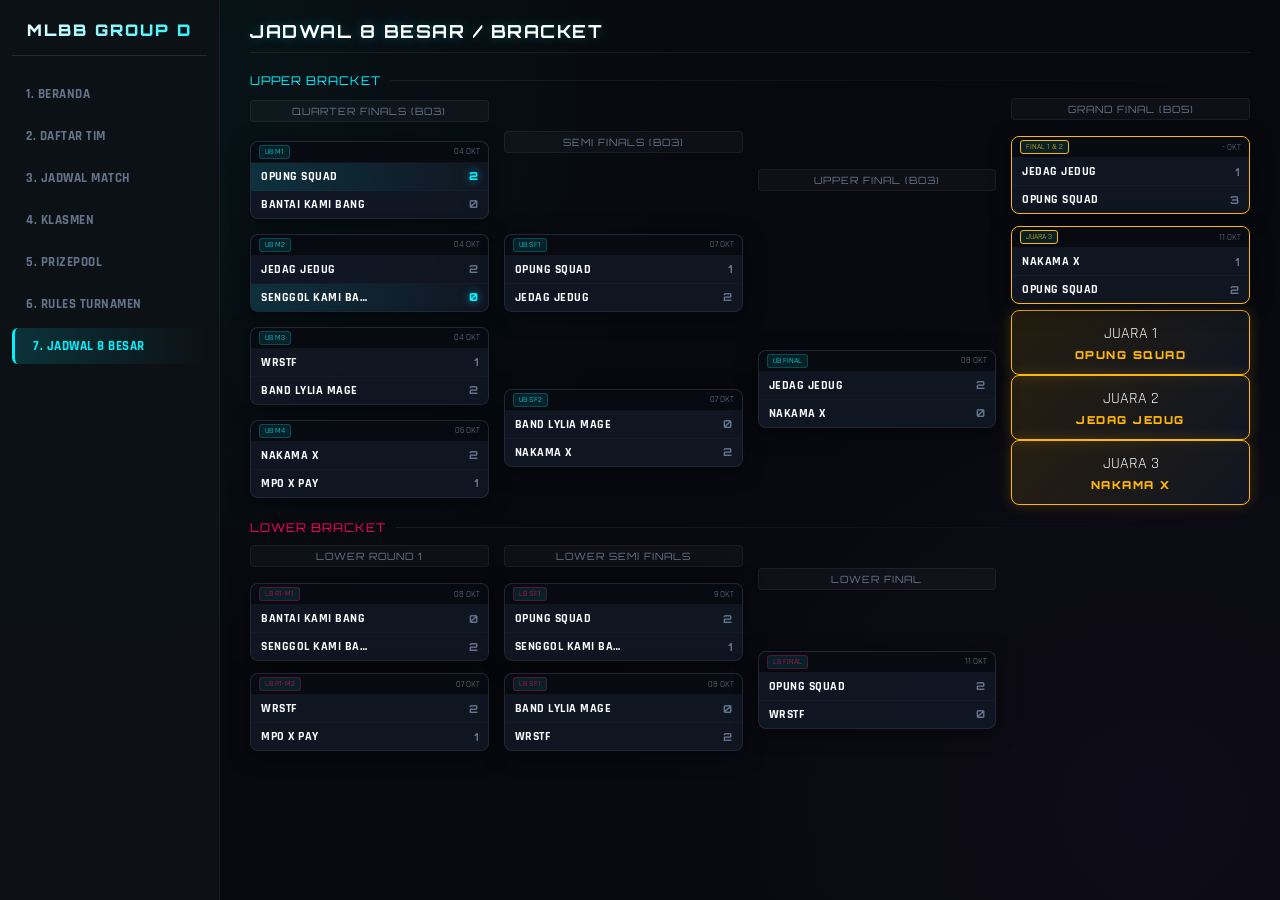
<file: jadwal8besar.html>
<!DOCTYPE html>
<html lang="id">
<head>
  <meta charset="UTF-8">
  <meta name="viewport" content="width=device-width, initial-scale=1.0">
  <title>BAGAN TURNAMEN 8 BESAR - MLBB GROUP D</title>
  <link href="https://fonts.googleapis.com/css2?family=Orbitron:wght@500;700;900&family=Rajdhani:wght@600;700&display=swap" rel="stylesheet">
  <style>
    :root {
      --bg-dark: #07090e;
      --card-bg: rgba(18, 24, 38, 0.85);
      --card-border: rgba(255, 255, 255, 0.08);
      --cyan-neon: #00f2fe;
      --purple-neon: #9d4edd;
      --gold-neon: #ffb703;
      --red-neon: #ff0055;
      --text-main: #f8fafc;
      --text-muted: #64748b;
    }

    * {
      box-sizing: border-box;
      margin: 0;
      padding: 0;
      font-family: 'Rajdhani', sans-serif;
    }

    body {
      background-color: var(--bg-dark);
      background-image: 
        radial-gradient(circle at 10% 10%, rgba(0, 242, 254, 0.05) 0%, transparent 40%),
        radial-gradient(circle at 90% 90%, rgba(157, 78, 221, 0.05) 0%, transparent 40%);
      color: var(--text-main);
      overflow-x: hidden;
    }

    .container {
      display: flex;
      min-height: 100vh;
    }

    /* Sidebar Menu */
    .sidebar-menu {
      width: 220px;
      background: rgba(13, 17, 23, 0.95);
      border-right: 1px solid rgba(255, 255, 255, 0.05);
      padding: 20px 12px;
      flex-shrink: 0;
    }

    .brand-logo {
      font-family: 'Orbitron', sans-serif;
      font-size: 16px;
      font-weight: 900;
      color: #fff;
      text-align: center;
      padding-bottom: 15px;
      border-bottom: 1px solid rgba(255, 255, 255, 0.1);
      letter-spacing: 2px;
      background: linear-gradient(135deg, #fff, var(--cyan-neon));
      -webkit-background-clip: text;
      -webkit-text-fill-color: transparent;
      margin-bottom: 20px;
    }

    .menu-item {
      display: block;
      color: var(--text-muted);
      text-decoration: none;
      padding: 10px 14px;
      border-radius: 6px;
      margin-bottom: 6px;
      font-weight: 700;
      font-size: 13px;
      letter-spacing: 0.5px;
      transition: all 0.3s ease;
    }

    .menu-item:hover, .menu-item.active {
      background: linear-gradient(90deg, rgba(0, 242, 254, 0.15), transparent);
      color: var(--cyan-neon);
      border-left: 3px solid var(--cyan-neon);
      padding-left: 18px;
    }

    /* Main Content */
    .main-content {
      flex: 1;
      padding: 20px 30px;
      width: calc(100% - 220px);
    }

    .page-header {
      margin-bottom: 20px;
      border-bottom: 1px solid var(--card-border);
      padding-bottom: 10px;
      display: flex;
      justify-content: space-between;
      align-items: center;
    }

    .page-title {
      font-family: 'Orbitron', sans-serif;
      font-size: 18px;
      letter-spacing: 1.5px;
      color: #fff;
      text-shadow: 0 0 12px rgba(0, 242, 254, 0.3);
    }

    .bracket-section-title {
      font-family: 'Orbitron', sans-serif;
      font-size: 12px;
      color: var(--cyan-neon);
      margin: 15px 0 10px 0;
      display: flex;
      align-items: center;
      gap: 10px;
      letter-spacing: 1px;
    }

    .bracket-section-title.lower {
      color: var(--red-neon);
    }

    .bracket-section-title::after {
      content: '';
      flex: 1;
      height: 1px;
      background: linear-gradient(90deg, var(--card-border), transparent);
    }

    /* Bracket Layout Flex Container */
    .bracket-wrapper {
      display: flex;
      justify-content: space-between;
      gap: 15px;
      width: 100%;
      position: relative;
    }

    .bracket-column {
      display: flex;
      flex-direction: column;
      justify-content: space-around;
      flex: 1;
      min-width: 0;
      position: relative;
    }

    .column-header {
      font-family: 'Orbitron', sans-serif;
      font-size: 10px;
      text-align: center;
      color: var(--text-muted);
      margin-bottom: 10px;
      letter-spacing: 1px;
      text-transform: uppercase;
      background: rgba(255, 255, 255, 0.03);
      padding: 4px 0;
      border-radius: 4px;
      border: 1px solid rgba(255, 255, 255, 0.05);
    }

    /* Match Card Design */
    .match-box {
      background: var(--card-bg);
      border: 1px solid var(--card-border);
      border-radius: 8px;
      overflow: hidden;
      margin: 6px 0;
      position: relative;
      box-shadow: 0 4px 20px rgba(0, 0, 0, 0.5);
      transition: all 0.25s cubic-bezier(0.4, 0, 0.2, 1);
      cursor: pointer;
      backdrop-filter: blur(5px);
    }

    .match-box:hover {
      border-color: var(--cyan-neon);
      box-shadow: 0 0 15px rgba(0, 242, 254, 0.25);
      transform: scale(1.02);
      z-index: 5;
    }

    .match-box.gold-border {
      border-color: var(--gold-neon);
    }

    .match-meta {
      background: rgba(0, 0, 0, 0.5);
      padding: 3px 8px;
      font-size: 9px;
      color: var(--text-muted);
      display: flex;
      justify-content: space-between;
      align-items: center;
      border-bottom: 1px solid rgba(255, 255, 255, 0.04);
      font-family: 'Orbitron', sans-serif;
    }

    .match-tag {
      font-size: 8px;
      padding: 1px 5px;
      border-radius: 3px;
      background: rgba(0, 242, 254, 0.1);
      color: var(--cyan-neon);
      border: 1px solid rgba(0, 242, 254, 0.2);
    }

    .match-tag.gold {
      color: var(--gold-neon);
      border-color: var(--gold-neon);
    }

    .match-tag.red {
      color: var(--red-neon);
      border-color: rgba(255, 0, 85, 0.3);
    }

    .team-row {
      display: flex;
      justify-content: space-between;
      align-items: center;
      padding: 6px 10px;
      font-size: 12px;
      font-weight: 700;
      border-bottom: 1px solid rgba(255, 255, 255, 0.02);
      transition: background 0.2s;
    }

    .team-row:last-child {
      border-bottom: none;
    }

    .team-row.winner {
      background: linear-gradient(90deg, rgba(0, 242, 254, 0.12), transparent);
      color: #fff;
    }

    .team-row.winner .score {
      color: var(--cyan-neon);
      font-weight: 900;
      text-shadow: 0 0 8px rgba(0, 242, 254, 0.6);
    }

    .team-name {
      white-space: nowrap;
      overflow: hidden;
      text-overflow: ellipsis;
      max-width: 110px;
      letter-spacing: 0.5px;
    }

    .score {
      font-family: 'Orbitron', sans-serif;
      font-size: 11px;
      color: var(--text-muted);
    }

    /* Champion Card Special */
    .champion-card {
      border: 1px solid var(--gold-neon);
      background: linear-gradient(135deg, rgba(255, 183, 3, 0.12), var(--card-bg));
      text-align: center;
      padding: 12px 6px;
      border-radius: 8px;
      box-shadow: 0 0 15px rgba(255, 183, 3, 0.2);
      animation: pulseGlow 3s infinite alternate;
    }

    @keyframes pulseGlow {
      0% { box-shadow: 0 0 10px rgba(255, 183, 3, 0.15); }
      100% { box-shadow: 0 0 20px rgba(255, 183, 3, 0.35); }
    }

    .champion-title {
      font-family: 'Orbitron', sans-serif;
      color: var(--gold-neon);
      font-size: 11px;
      font-weight: 900;
      letter-spacing: 1.5px;
      margin-top: 4px;
    }

    /* Modal Details */
    .modal {
      display: none;
      position: fixed;
      top: 0; 
      left: 0; 
      width: 100%; 
      height: 100%;
      background: rgba(0, 0, 0, 0.85);
      backdrop-filter: blur(6px);
      justify-content: center;
      align-items: center;
      z-index: 1000;
    }

    .modal-content {
      background: #111622;
      border: 1px solid var(--cyan-neon);
      width: 90%;
      max-width: 380px;
      border-radius: 10px;
      padding: 20px;
      box-shadow: 0 0 25px rgba(0, 242, 254, 0.3);
    }

    .modal-header {
      display: flex;
      justify-content: space-between;
      align-items: center;
      border-bottom: 1px solid var(--card-border);
      padding-bottom: 10px;
      margin-bottom: 15px;
    }

    .modal-title {
      font-family: 'Orbitron', sans-serif; 
      font-size: 14px; 
      color: var(--cyan-neon);
    }

    .modal-body-section {
      margin-bottom: 15px;
    }

    .modal-label {
      color: var(--text-muted); 
      font-size: 11px; 
      letter-spacing: 1px;
    }

    .modal-score-row {
      display: flex; 
      justify-content: space-between; 
      align-items: center; 
      margin-top: 8px; 
      font-size: 15px; 
      font-weight: bold;
    }

    .modal-score-val {
      color: var(--cyan-neon); 
      font-family: 'Orbitron', sans-serif; 
      font-size: 16px;
    }

    .modal-winner-val {
      color: #fff; 
      font-size: 14px; 
      font-weight: bold; 
      margin-top: 4px;
    }

    .close-btn {
      cursor: pointer;
      color: var(--text-muted);
      font-size: 20px;
      transition: color 0.2s;
    }

    .close-btn:hover {
      color: #fff;
    }
  </style>
</head>
<body>

  <div class="container">
    
    <!-- Sidebar Menu -->
    <div class="sidebar-menu">
      <div class="brand-logo">MLBB GROUP D</div>
      <a href="index.html" class="menu-item">1. BERANDA</a>
      <a href="tim.html" class="menu-item">2. DAFTAR TIM</a>
      <a href="jadwal.html" class="menu-item">3. JADWAL MATCH</a>
      <a href="klasmen.html" class="menu-item">4. KLASMEN</a>
      <a href="prizepool.html" class="menu-item">5. PRIZEPOOL</a>
      <a href="rules.html" class="menu-item">6. RULES TURNAMEN</a>
      <a href="jadwal8besar.html" class="menu-item active">7. JADWAL 8 BESAR</a>
    </div>

    <!-- Main Content -->
    <div class="main-content">
      <div class="page-header">
        <h2 class="page-title">JADWAL 8 BESAR / BRACKET</h2>
      </div>

      <!-- UPPER BRACKET -->
      <div class="bracket-section-title">UPPER BRACKET</div>
      <div class="bracket-wrapper">
        
        <!-- Upper Quarter Finals -->
        <div class="bracket-column">
          <div class="column-header">Quarter Finals (BO3)</div>
          
          <div class="match-box" onclick="showDetails('UB Match 1', 'OPUNG SQUAD', 2, 'BANTAI KAMI BANG', 0, 'OPUNG SQUAD')">
            <div class="match-meta">
              <span class="match-tag">UB M1</span>
              <span>04 OKT</span>
            </div>
            <div class="team-row winner">
              <span class="team-name">OPUNG SQUAD</span>
              <span class="score">2</span>
            </div>
            <div class="team-row">
              <span class="team-name">BANTAI KAMI BANG</span>
              <span class="score">0</span>
            </div>
          </div>

          <div class="match-box" onclick="showDetails('UB Match 2', 'JEDAG JEDUG ', 2, 'SENGGOL KAMI BANG', 0, 'JEDAG JEDUG')">
            <div class="match-meta">
              <span class="match-tag">UB M2</span>
              <span>04 OKT</span>
            </div>
            <div class="team-row">
              <span class="team-name">JEDAG JEDUG </span>
              <span class="score">2</span>
            </div>
            <div class="team-row winner">
              <span class="team-name">SENGGOL KAMI BANG</span>
              <span class="score">0</span>
            </div>
          </div>

          <div class="match-box" onclick="showDetails('UB Match 3', 'WRSTF', 1, 'BAND LYLIA MAGE', 2, 'BAND LYLIA MAGE')">
            <div class="match-meta">
              <span class="match-tag">UB M3</span>
              <span>04 OKT</span>
            </div>
            <div class="team-row">
              <span class="team-name">WRSTF</span>
              <span class="score">1</span>
            </div>
            <div class="team-row">
              <span class="team-name">BAND LYLIA MAGE</span>
              <span class="score">2</span>
            </div>
          </div>

          <div class="match-box" onclick="showDetails('UB Match 4', 'NAKAMA X', 2, 'MPO X PAY', 1, 'NAKAMA X')">
            <div class="match-meta">
              <span class="match-tag">UB M4</span>
              <span>06 OKT</span>
            </div>
            <div class="team-row">
              <span class="team-name">NAKAMA X</span>
              <span class="score">2</span>
            </div>
            <div class="team-row">
              <span class="team-name">MPO X PAY</span>
              <span class="score">1</span>
            </div>
          </div>
        </div>

        <!-- Upper Semi Finals -->
        <div class="bracket-column">
          <div class="column-header">Semi Finals (BO3)</div>
          
          <div class="match-box" onclick="showDetails('UB Semi 1', 'OPUNG SQUAD', 1, 'JEDAG JEDUG', 2, 'JEDAG JEDUG')">
            <div class="match-meta">
              <span class="match-tag">UB SF1</span>
              <span>07 OKT</span>
            </div>
            <div class="team-row">
              <span class="team-name">OPUNG SQUAD</span>
              <span class="score">1</span>
            </div>
            <div class="team-row">
              <span class="team-name">JEDAG JEDUG</span>
              <span class="score">2</span>
            </div>
          </div>

          <div class="match-box" onclick="showDetails('UB Semi 2', 'BAND LYLIA MAGE', 0, 'NAKAMA X', 2, 'NAKAMA X')">
            <div class="match-meta">
              <span class="match-tag">UB SF2</span>
              <span>07 OKT</span>
            </div>
            <div class="team-row">
              <span class="team-name">BAND LYLIA MAGE</span>
              <span class="score">0</span>
            </div>
            <div class="team-row">
              <span class="team-name">NAKAMA X</span>
              <span class="score">2</span>
            </div>
          </div>
        </div>

        <!-- Upper Final -->
        <div class="bracket-column">
          <div class="column-header">Upper Final (BO3)</div>
          
          <div class="match-box" onclick="showDetails('Upper Final', 'JEDAG JEDUG', 2, 'NAKAMA X', 0, 'JEDAG JEDUG')">
            <div class="match-meta">
              <span class="match-tag">UB FINAL</span>
              <span>08 OKT</span>
            </div>
            <div class="team-row">
              <span class="team-name">JEDAG JEDUG</span>
              <span class="score">2</span>
            </div>
            <div class="team-row">
              <span class="team-name">NAKAMA X</span>
              <span class="score">0</span>
            </div>
          </div>
        </div>

        <!-- Grand Final & Champion -->
        <div class="bracket-column">
          <div class="column-header">Grand Final (BO5)</div>
          
          <div class="match-box gold-border" onclick="showDetails('Grand Final', 'JEDAG JEDUG', 1, 'OPUNG SQUAD', 3, 'OPUNG SQUAD')">
            <div class="match-meta">
              <span class="match-tag gold">FINAL 1 & 2</span>
              <span>- OKT</span>
            </div>
            <div class="team-row">
              <span class="team-name">JEDAG JEDUG</span>
              <span class="score">1</span>
            </div>
            <div class="team-row">
              <span class="team-name">OPUNG SQUAD</span>
              <span class="score">3</span>
            </div>
          </div>

          <div class="match-box gold-border" onclick="showDetails('Grand Final', 'NAKAMA X', 1, 'OPUNG SQUAD', 2, 'OPUNG SQUAD')">
            <div class="match-meta">
              <span class="match-tag gold">JUARA 3</span>
              <span>11 OKT</span>
            </div>
            <div class="team-row">
              <span class="team-name">NAKAMA X</span>
              <span class="score">1</span>
            </div>
            <div class="team-row">
              <span class="team-name">OPUNG SQUAD</span>
              <span class="score">2</span>
            </div>
          </div>		  

          <div class="champion-card">
            <div style="font-size: 16px;">JUARA 1</div>
            <div class="champion-title">OPUNG SQUAD</div>
          </div>
		  
		            <div class="champion-card">
            <div style="font-size: 16px;">JUARA 2</div>
            <div class="champion-title">JEDAG JEDUG</div>
          </div>
		  
		            <div class="champion-card">
            <div style="font-size: 16px;">JUARA 3</div>
            <div class="champion-title">NAKAMA X</div>
          </div>
		  
        </div>
		
		

      </div>

      <!-- LOWER BRACKET -->
      <div class="bracket-section-title lower">LOWER BRACKET</div>
      <div class="bracket-wrapper">
        
        <!-- Lower Round 1 -->
        <div class="bracket-column">
          <div class="column-header">Lower Round 1</div>
          
          <div class="match-box" onclick="showDetails('LB Round 1 - M1', 'BANTAI KAMI BANG', 0, 'SENGGOL KAMI BANG', 2, 'SENGGOL KAMI BANG')">
            <div class="match-meta">
              <span class="match-tag red">LB R1-M1</span>
              <span>08 OKT</span>
            </div>
            <div class="team-row">
              <span class="team-name">BANTAI KAMI BANG</span>
              <span class="score">0</span>
            </div>
            <div class="team-row">
              <span class="team-name">SENGGOL KAMI BANG</span>
              <span class="score">2</span>
            </div>
          </div>

          <div class="match-box" onclick="showDetails('LB Round 1 - M2', 'WRSTF', 2, 'MPO X PAY', 1, 'WRSTF')">
            <div class="match-meta">
              <span class="match-tag red">LB R1-M2</span>
              <span>07 OKT</span>
            </div>
            <div class="team-row">
              <span class="team-name">WRSTF</span>
              <span class="score">2</span>
            </div>
            <div class="team-row">
              <span class="team-name">MPO X PAY</span>
              <span class="score">1</span>
            </div>
          </div>
        </div>

        <!-- Lower Round 2 -->
        <div class="bracket-column">
          <div class="column-header">Lower Semi Finals</div>
          
          <div class="match-box" onclick="showDetails('LB Semi 2', 'OPUNG SQUAD', 2, 'SENGGOL KAMI BANG', 1, 'OPUNG SQUAD')">
            <div class="match-meta">
              <span class="match-tag red">LB SF1</span>
              <span>9 OKT</span>
            </div>
            <div class="team-row">
              <span class="team-name">OPUNG SQUAD</span>
              <span class="score">2</span>
            </div>
            <div class="team-row">
              <span class="team-name">SENGGOL KAMI BANG</span>
              <span class="score">1</span>
            </div>
          </div>
		  
		  
		<div class="match-box" onclick="showDetails('LB Semi 2', 'BAND LYLIA MAGE', 0, 'WRSTF', 2, 'WRSTF')">
            <div class="match-meta">
              <span class="match-tag red">LB SF1</span>
              <span>08 OKT</span>
            </div>
            <div class="team-row">
              <span class="team-name">BAND LYLIA MAGE</span>
              <span class="score">0</span>
            </div>
            <div class="team-row">
              <span class="team-name">WRSTF</span>
              <span class="score">2</span>
            </div>
          </div>
		  
        </div>

        <!-- Lower Final -->
        <div class="bracket-column">
          <div class="column-header">Lower Final</div>
          
          <div class="match-box" onclick="showDetails('Lower Final', 'OPUNG SQUAD', 2, 'WRSTF', 0, 'OPUNG SQUAD')">
            <div class="match-meta">
              <span class="match-tag red">LB FINAL</span>
              <span>11 OKT</span>
            </div>
            <div class="team-row">
              <span class="team-name">OPUNG SQUAD</span>
              <span class="score">2</span>
            </div>
            <div class="team-row">
              <span class="team-name">WRSTF</span>
              <span class="score">0</span>
            </div>
          </div>
        </div>

        <!-- Spacer Kolom Kosong -->
        <div class="bracket-column"></div>

      </div>

    </div>
  </div>

  <!-- Modal Details -->
  <div class="modal" id="matchModal">
    <div class="modal-content">
      <div class="modal-header">
        <h3 id="modalTitle" class="modal-title">MATCH DETAILS</h3>
        <span class="close-btn" onclick="closeModal()">&times;</span>
      </div>
      <div class="modal-body-section">
        <p class="modal-label">HASIL SKOR</p>
        <div class="modal-score-row">
          <span id="mTeam1">Team A</span>
          <span id="mScore" class="modal-score-val">0 - 0</span>
          <span id="mTeam2">Team B</span>
        </div>
      </div>
      <div>
        <p class="modal-label">PEMENANG</p>
        <p id="mWinner" class="modal-winner-val">-</p>
      </div>
    </div>
  </div>

  <script>
    function showDetails(matchTitle, t1, s1, t2, s2, winner) {
      document.getElementById('modalTitle').innerText = matchTitle;
      document.getElementById('mTeam1').innerText = t1;
      document.getElementById('mTeam2').innerText = t2;
      document.getElementById('mScore').innerText = s1 + ' - ' + s2;
      document.getElementById('mWinner').innerText = winner;
      document.getElementById('matchModal').style.display = 'flex';
    }

    function closeModal() {
      document.getElementById('matchModal').style.display = 'none';
    }

    window.onclick = function(event) {
      var modal = document.getElementById('matchModal');
      if (event.target === modal) {
        modal.style.display = 'none';
      }
    };
  </script>

</body>
</html>
</file>
